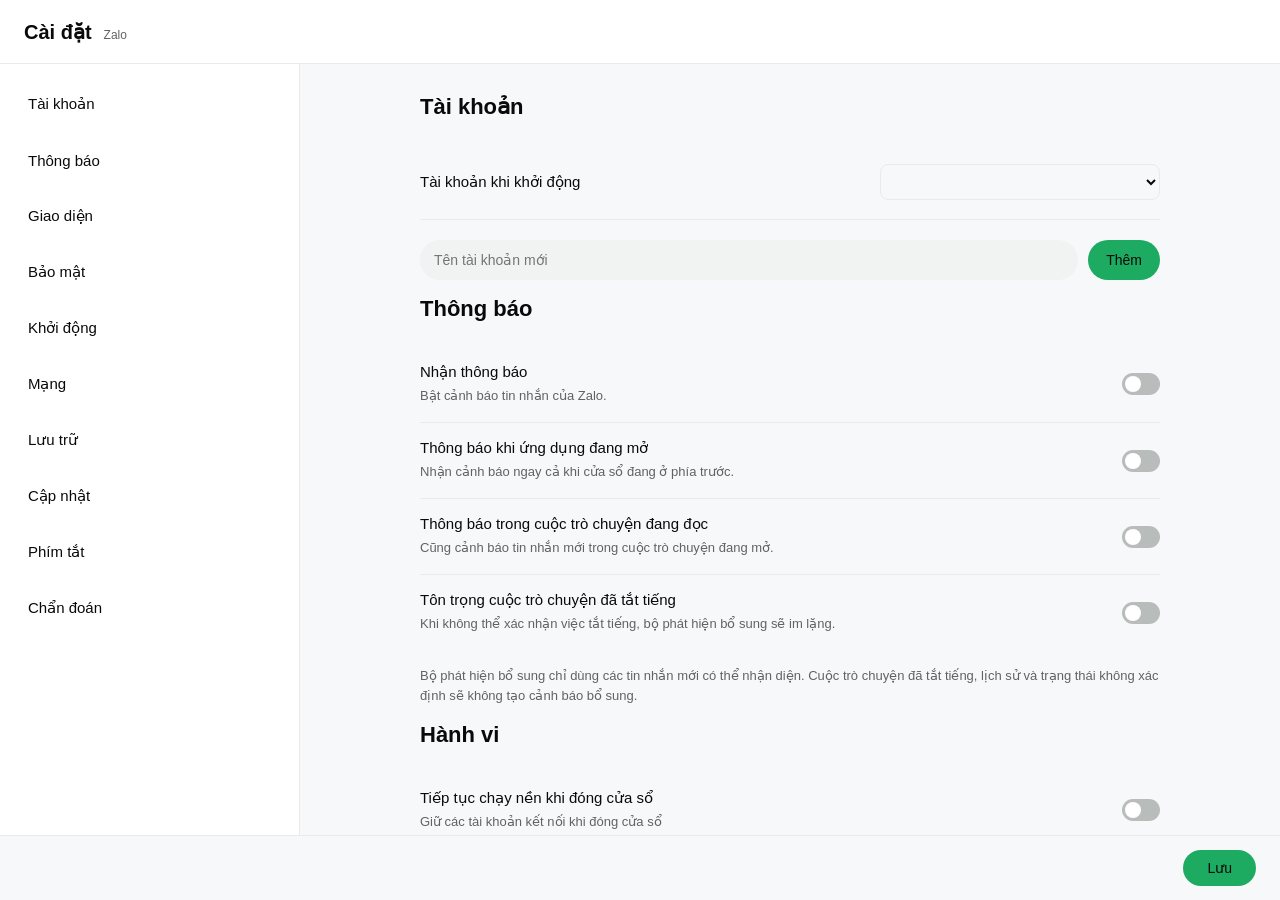
<file: settings-ui/index.html>
<!doctype html>
<html lang="vi">
  <head>
    <meta charset="utf-8" />
    <meta name="viewport" content="width=device-width, initial-scale=1" />
    <title>Zalo — Configurações</title>
    <script src="vi.js"></script>
    <script src="i18n.js"></script>
    <link rel="stylesheet" href="style.css" />
    <link rel="stylesheet" href="dialog.css" />
  </head>
  <body>
    <header class="app-header"><div><strong>Configurações</strong><span>Zalo</span></div><button id="back-to-chat" type="button" class="secondary back-button" aria-label="Voltar ao Zalo" title="Voltar ao Zalo" hidden><svg viewBox="0 0 24 24" aria-hidden="true"><path d="M19 12H5 M12 5l-7 7 7 7"/></svg><span>Voltar ao Zalo</span></button></header>
    <div class="settings-layout"><nav class="settings-nav" aria-label="Configurações"><a href="#sec-contas">Contas</a><a href="#sec-notificacoes">Notificações</a><a href="#sec-aparencia">Aparência</a><a href="#sec-seguranca">Segurança</a><a href="#sec-sistema">Inicialização</a><a href="#sec-rede">Rede</a><a href="#sec-shadow">Armazenamento</a><a href="#sec-atualizacoes">Atualizações</a><a href="#sec-atalhos">Atalhos</a><a href="#sec-diagnostico">Diagnóstico</a></nav>
    <!-- Local preferences use familiar Zalo rows: titled
         groups of boxed-list rows, a title + subtitle on the left and the control
         on the right. Element ids are what main.js uses; keep them stable. -->
    <main class="prefs">
      <section class="group" id="sec-contas">
        <h2 class="group-title">Contas</h2>
        <label class="row startup-row">
          <span class="row-text"><span class="row-title">Conta ao iniciar</span></span>
          <select id="startup_account" aria-label="Conta ao iniciar"></select>
        </label>
        <div class="boxed-list" id="single_window_row" hidden>
          <label class="row">
            <span class="row-text"><span class="row-title">Mostrar todas as contas em uma janela</span>
              <span class="row-subtitle" id="single_window_subtitle">Uma janela com um seletor de contas; as contas ocultas continuam conectadas. Requer reiniciar o Zalo.</span></span>
            <input type="checkbox" class="switch" id="single_window" />
          </label>
        </div>
        <div id="accounts-list" class="boxed-list"></div>
        <div class="add-row">
          <input type="text" id="new_account_name" placeholder="Nome da nova conta" aria-label="Nome da nova conta" />
          <button id="add_account">Adicionar</button>
        </div>
        <p id="macos-note" class="macos-note" hidden>Múltiplas contas exigem macOS 14 ou superior.</p>
        <p id="accounts-note" class="group-note" role="status" aria-live="polite"></p>
      </section>
      <section class="group" id="sec-notificacoes"><h2 class="group-title">Notificações</h2><div class="boxed-list">
<label class="row"><span class="row-text"><span class="row-title">Receber notificações</span><span class="row-subtitle">Ativa os avisos de mensagens do Zalo.</span></span><input type="checkbox" class="switch" id="notifications"></label><label class="row"><span class="row-text"><span class="row-title">Avisar com o aplicativo aberto</span><span class="row-subtitle">Receber avisos mesmo com a janela em primeiro plano.</span></span><input type="checkbox" class="switch" id="notify_when_focused"></label><label class="row"><span class="row-text"><span class="row-title">Avisar na conversa que estou lendo</span><span class="row-subtitle">Também avisar mensagens novas na conversa aberta.</span></span><input type="checkbox" class="switch" id="notify_active_chat"></label><label class="row"><span class="row-text"><span class="row-title">Respeitar conversas silenciadas</span><span class="row-subtitle">Quando o silenciamento não puder ser confirmado, o detector adicional permanece silencioso.</span></span><input type="checkbox" class="switch" id="respect_muted"></label></div><p class="group-note">O detector adicional só usa mensagens novas identificáveis. Conversas silenciadas, histórico e estados desconhecidos não geram avisos adicionais.</p></section>

      <section class="group" id="sec-sistema">
        <h2 class="group-title">Comportamento</h2>
        <div class="boxed-list">
          <label class="row">
            <span class="row-text"><span class="row-title">Continuar em segundo plano ao fechar</span>
              <span class="row-subtitle">Mantém suas contas conectadas ao fechar a janela</span></span>
            <input type="checkbox" class="switch" id="close_to_tray" />
          </label>
          <label class="row">
            <span class="row-text"><span class="row-title">Iniciar minimizado</span>
              <span class="row-subtitle">Iniciar sem abrir a janela principal</span></span>
            <input type="checkbox" class="switch" id="start_minimized" />
          </label>
          <label class="row">
            <span class="row-text"><span class="row-title">Iniciar com o sistema</span></span>
            <input type="checkbox" class="switch" id="autostart" />
          </label>
          <label class="row mac-only" id="menu_bar_icon_row" hidden>
            <span class="row-text"><span class="row-title">Mostrar ícone na barra de menus</span>
              <span class="row-subtitle" id="menu_bar_icon_subtitle">Quando desativado, clique no ícone do Dock para abrir o Zalo</span></span>
            <input type="checkbox" class="switch" id="menu_bar_icon" />
          </label>
          <label class="row mac-only" hidden>
            <span class="row-text"><span class="row-title">Somente na barra de menus</span>
              <span class="row-subtitle" id="menubar_only_subtitle">Sem ícone no Dock nem janela principal — todas as contas continuam conectadas para notificações e cada uma abre como painel pela bandeja</span></span>
            <input type="checkbox" class="switch" id="menubar_only" />
          </label>
          <label class="row mac-only" hidden>
            <span class="row-text"><span class="row-title">Ocultar ícone do Dock</span>
              <span class="row-subtitle">Mantém a janela principal; o ícone da barra de menus passa a ser a forma de reabrir o Zalo</span></span>
            <input type="checkbox" class="switch" id="hide_dock_icon" />
          </label>
        </div>
      </section>

      <section class="group" id="sec-aparencia">
        <h2 class="group-title">Aparência</h2>
        <div class="boxed-list">
          <label class="row">
            <span class="row-text"><span class="row-title">Tamanho da interface</span>
              <span class="row-subtitle">Ajusta o tamanho do Zalo sem alterar as outras contas.</span></span>
            <select id="zoom">
              <option value="0.75">Muito pequeno</option>
              <option value="0.85">Pequeno</option>
              <option value="1">Padrão</option>
              <option value="1.15">Grande</option>
            </select>
          </label>
          <label class="row">
            <span class="row-text"><span class="row-title">Idioma</span>
              <span class="row-subtitle">Idioma da interface do Zalo.</span></span>
            <select id="language">
              <option value="vi">Tiếng Việt</option>
              <option value="en">English</option>
            </select>
          </label>
          <div class="row">
            <span class="row-text"><span class="row-title">Ícone do aplicativo</span>
              <span class="row-subtitle" id="icon_subtitle">Padrão</span></span>
            <div class="hotkey-row">
              <button type="button" id="choose_icon" class="secondary">Escolher PNG…</button>
              <button type="button" id="reset_icon" class="secondary">Restaurar padrão</button>
            </div>
          </div>
          <p class="group-note" id="icon_note">Imagem PNG quadrada, de 32 a 1024 px e até 5 MB. Vale para o aplicativo todo; a bandeja não muda. No Linux com Wayland, o ícone da janela vem do arquivo .desktop e não muda.</p>
          <div class="row">
            <span class="row-text"><span class="row-title">Pasta de downloads</span>
              <span class="row-subtitle" id="download_dir_subtitle">Pasta Downloads do sistema</span></span>
            <div class="hotkey-row">
              <button type="button" id="choose_download_dir" class="secondary">Escolher pasta…</button>
              <button type="button" id="reset_download_dir" class="secondary">Restaurar Downloads</button>
            </div>
          </div>
        </div>
      </section>

      <section class="group" id="sec-rede">
        <h2 class="group-title">Rede</h2>
        <div class="boxed-list">
          <label class="row">
            <span class="row-text"><span class="row-title">Proxy</span>
              <span class="row-subtitle">Encaminha todo o tráfego das contas do Zalo por um proxy.</span></span>
            <select id="proxy_mode">
              <option value="off">Desativado</option>
              <option value="socks5">SOCKS5</option>
              <option value="http">HTTP</option>
            </select>
          </label>
          <label class="row entry-row proxy-field">
            <span class="row-title">Servidor</span>
            <input type="text" id="proxy_host" autocomplete="off" spellcheck="false" placeholder="127.0.0.1" />
          </label>
          <label class="row entry-row proxy-field">
            <span class="row-title">Porta</span>
            <input type="text" id="proxy_port" inputmode="numeric" autocomplete="off" placeholder="1080" />
          </label>
        </div>
        <p class="group-note">Proxy com usuário e senha não é suportado: os navegadores embutidos não aceitam credenciais por esse caminho. A alteração vale após reiniciar o Zalo.</p>
        <p id="proxy_restart" class="hotkey-hint" hidden><span>Reinicie o Zalo para aplicar o proxy.</span> <button type="button" id="proxy_restart_btn" class="secondary">Reiniciar agora</button></p>
      </section>

      <section class="group" id="sec-shadow">
        <h2 class="group-title">Armazenamento shadow</h2>
        <div class="boxed-list">
          <div class="row">
            <span class="row-text"><span class="row-title">Abrir o armazenamento</span>
              <span class="row-subtitle">Abre a janela com o histórico capturado.</span></span>
            <button type="button" id="open_archive" class="secondary">Abrir</button>
          </div>
          <div class="row">
            <span class="row-text"><span class="row-title">Pasta de armazenamento de mídia</span>
              <span class="row-subtitle">Onde os arquivos de mídia capturados são gravados. Vazio usa a pasta padrão.</span></span>
            <div class="hotkey-row">
              <input type="text" id="media_store" class="wide" autocomplete="off" spellcheck="false" aria-label="Pasta de armazenamento de mídia" />
              <button type="button" id="choose_media_store" class="secondary">Escolher pasta…</button>
            </div>
          </div>
          <label class="row">
            <span class="row-text"><span class="row-title">Uid da própria conta</span>
              <span class="row-subtitle">O userId do Zalo desta conta (5 a 32 dígitos). Vazio mantém o aprendido pela sessão.</span></span>
            <input type="text" id="own_uid" autocomplete="off" spellcheck="false" inputmode="numeric" aria-label="Uid da própria conta" />
          </label>
          <label class="row">
            <span class="row-text"><span class="row-title">Hash UIN</span>
              <span class="row-subtitle">sha256 do UIN em 12 caracteres hexadecimais minúsculos. Vazio não grava a linha da conta.</span></span>
            <input type="text" id="own_uin_hash" autocomplete="off" spellcheck="false" aria-label="Hash UIN" />
          </label>
          <label class="row">
            <span class="row-text"><span class="row-title">Backup automático do shadow</span>
              <span class="row-subtitle">Copia o banco de dados e os arquivos de mídia para a pasta de backup em intervalos regulares. Mantém 7 backups diários e 4 semanais.</span></span>
            <input type="checkbox" class="switch" id="backup_enabled" />
          </label>
          <div class="row">
            <span class="row-text"><span class="row-title">Pasta de backup</span>
              <span class="row-subtitle">Onde o banco de dados e as mídias são copiados. Escolha uma pasta que já exista.</span></span>
            <div class="hotkey-row">
              <input type="text" id="backup_dir" class="wide" autocomplete="off" spellcheck="false" aria-label="Pasta de backup" />
              <button type="button" id="choose_backup_dir" class="secondary">Escolher pasta…</button>
            </div>
          </div>
          <label class="row">
            <span class="row-text"><span class="row-title">Intervalo de backup (horas)</span>
              <span class="row-subtitle">Horas entre backups; o primeiro roda cerca de 2 minutos após iniciar.</span></span>
            <input type="text" id="backup_interval_hours" inputmode="numeric" autocomplete="off" aria-label="Intervalo de backup (horas)" />
          </label>
          <label class="row">
            <span class="row-text"><span class="row-title">Aviso de espaço em disco (%)</span>
              <span class="row-subtitle">Porcentagem livre na pasta de mídia abaixo da qual um aviso é registrado.</span></span>
            <input type="text" id="disk_warn_pct" inputmode="numeric" autocomplete="off" aria-label="Aviso de espaço em disco (%)" />
          </label>
          <label class="row">
            <span class="row-text"><span class="row-title">Pausar download de mídia (%)</span>
              <span class="row-subtitle">Abaixo desta porcentagem livre o download de mídia pausa; a captura de texto continua.</span></span>
            <input type="text" id="disk_stop_pct" inputmode="numeric" autocomplete="off" aria-label="Pausar download de mídia (%)" />
          </label>
        </div>
        <div class="boxed-list">
          <div class="row" id="pass_set_row">
            <span class="row-text"><span class="row-title">Definir senha do banco de dados</span>
              <span class="row-subtitle">Se você esquecer esta senha, os dados não poderão ser recuperados. Anote-a em um lugar seguro. Com a senha, o banco abre em qualquer computador.</span></span>
            <div class="shadow-pass-controls">
              <input type="password" id="shadow_pw1" autocomplete="new-password" placeholder="Nova senha (mínimo de 12 caracteres)" aria-label="Nova senha" />
              <input type="password" id="shadow_pw2" autocomplete="new-password" placeholder="Confirmar senha" aria-label="Confirmar senha" />
              <label class="remember-line"><input type="checkbox" id="shadow_remember_set" /> Lembrar neste computador</label>
              <button type="button" id="shadow_set_password">Definir senha</button>
            </div>
          </div>
          <div class="row" id="pass_change_row" hidden>
            <span class="row-text"><span class="row-title">Alterar senha do banco de dados</span>
              <span class="row-subtitle">Mínimo de 12 caracteres.</span></span>
            <div class="shadow-pass-controls">
              <input type="password" id="shadow_old" autocomplete="current-password" placeholder="Senha atual" aria-label="Senha atual" />
              <input type="password" id="shadow_new" autocomplete="new-password" placeholder="Nova senha" aria-label="Nova senha" />
              <input type="password" id="shadow_new2" autocomplete="new-password" placeholder="Confirmar senha" aria-label="Confirmar senha" />
              <button type="button" id="shadow_change_password">Alterar</button>
            </div>
          </div>
          <label class="row" id="pass_remember_row" hidden>
            <span class="row-text"><span class="row-title">Lembrar neste computador</span>
              <span class="row-subtitle">Grava a senha protegida pelo Windows neste computador. Desativado, o aplicativo pede a senha a cada inicialização.</span></span>
            <input type="checkbox" class="switch" id="shadow_remember" />
          </label>
          <div class="row" id="pass_remove_row" hidden>
            <span class="row-text"><span class="row-title">Remover senha (voltar à chave por máquina)</span>
              <span class="row-subtitle">A chave antiga por máquina (default.key.pre-passphrase) continua guardada; você pode apagá-la depois.</span></span>
            <div class="shadow-pass-controls">
              <input type="password" id="shadow_remove_pw" autocomplete="current-password" placeholder="Senha atual" aria-label="Senha atual" />
              <button type="button" id="shadow_remove_password" class="secondary">Remover senha</button>
            </div>
          </div>
        </div>
        <p class="group-note">As alterações desta seção são aplicadas após reiniciar o Zalo.</p>
      </section>

      <section class="group" id="sec-atualizacoes">
        <h2 class="group-title">Atualizações</h2>
        <div class="boxed-list">
          <label class="row">
            <span class="row-text"><span class="row-title">Verificar atualizações automaticamente</span>
              <span class="row-subtitle">Consulta o GitHub (api.github.com) um minuto após iniciar e a cada 6 horas. Só pergunta qual é a versão mais recente.</span></span>
            <input type="checkbox" class="switch" id="auto_update_check" />
          </label>
          <label class="row">
            <span class="row-text"><span class="row-title">Instalar atualizações automaticamente</span>
              <span class="row-subtitle" id="auto_update_install_subtitle">Só age quando não é preciso senha.</span></span>
            <input type="checkbox" class="switch" id="auto_update_install" />
          </label>
        </div>
        <div class="boxed-list">
          <div class="row">
            <span class="row-text"><span class="row-title">Versão instalada</span>
              <span class="row-subtitle" id="upd_current"></span></span>
            <button type="button" id="upd_check" class="secondary">Verificar agora</button>
          </div>
          <div class="row">
            <span class="row-text"><span class="row-title">Tipo de instalação</span>
              <span class="row-subtitle" id="upd_method"></span></span>
          </div>
          <div class="row">
            <span class="row-text"><span class="row-title">Última verificação</span>
              <span class="row-subtitle" id="upd_last"></span></span>
          </div>
        </div>
        <div id="upd_panel" class="upd-panel" hidden>
          <h3 id="upd_title"></h3>
          <progress id="upd_progress" max="100" hidden></progress>
          <p id="upd_message" class="group-note" role="status" aria-live="polite"></p>
          <p id="upd_error" class="hotkey-hint" role="alert" hidden></p>
          <div class="group-actions">
            <button type="button" id="upd_install" hidden>Baixar e instalar</button>
            <button type="button" id="upd_apply" hidden>Reiniciar e instalar</button>
            <button type="button" id="upd_restart" hidden>Reiniciar agora</button>
            <button type="button" id="upd_page" class="secondary" hidden>Ver no GitHub</button>
          </div>
          <div id="upd_flatpak" class="upd-flatpak" hidden>
            <code id="upd_command"></code>
            <button type="button" id="upd_copy" class="secondary">Copiar</button>
          </div>
        </div>
        <div id="upd_notes_box" hidden>
          <h3>Novidades</h3>
          <div id="upd_notes" class="notes"></div>
        </div>
        <p class="group-note">Cada arquivo baixado é conferido com a soma de verificação (SHA-256) publicada na versão antes de ser instalado.</p>
      </section>

      <section class="group" id="sec-atalhos">
        <h2 class="group-title">Atalhos</h2>
        <div class="boxed-list">
          <label class="row">
            <span class="row-text"><span class="row-title">Atalho para mostrar ou ocultar</span>
              <span class="row-subtitle">Uma combinação de teclas para mostrar ou ocultar o aplicativo</span></span>
            <input type="checkbox" class="switch" id="hotkey_enabled" />
          </label>
          <div class="row">
            <span class="row-text"><span class="row-title">Atalho</span></span>
            <div class="hotkey-row">
              <input type="text" id="hotkey" placeholder="CmdOrCtrl+Shift+W" aria-label="Atalho" />
              <button type="button" id="record_hotkey" class="secondary">Gravar</button>
            </div>
          </div>
          <label class="row" hidden style="display:none">
            <span class="row-text"><span class="row-title">Atalho para desfocar</span>
              <span class="row-subtitle">Liga ou desliga o desfoque de privacidade em todas as contas. Para escolher o que é desfocado, pressione Ctrl+Shift+P (⌘+Shift+P no Mac) numa janela do Zalo.</span></span>
            <input type="checkbox" class="switch" id="blur_hotkey_enabled" />
          </label>
          <div class="row" hidden style="display:none">
            <span class="row-text"><span class="row-title">Atalho</span></span>
            <div class="hotkey-row">
              <input type="text" id="blur_hotkey" placeholder="CmdOrCtrl+Shift+B" aria-label="Atalho" />
              <button type="button" id="record_blur_hotkey" class="secondary">Gravar</button>
            </div>
          </div>
        </div>
        <p id="hotkey_hint" class="hotkey-hint" hidden></p>
        <p class="group-note">No Linux/Wayland, configure <code>zalors --toggle</code> nos atalhos do sistema.</p>
      </section>

      <section class="group" id="sec-seguranca">
        <h2 class="group-title">Segurança</h2>

        <div id="lock-disabled">
          <div class="boxed-list">
            <label class="row entry-row">
              <span class="row-title">Senha</span>
              <input type="password" id="lock_pw1" autocomplete="new-password" placeholder="Pelo menos 6 caracteres" />
            </label>
            <label class="row entry-row">
              <span class="row-title">Confirmar</span>
              <input type="password" id="lock_pw2" autocomplete="new-password" />
            </label>
          </div>
          <div class="group-actions">
            <button id="enable_lock">Ativar bloqueio</button>
          </div>
        </div>

        <div id="lock-enabled" hidden>
          <div class="boxed-list">
            <label class="row" id="biometric_row" hidden>
              <span class="row-text"><span class="row-title" id="biometric_label">Usar biometria</span></span>
              <input type="checkbox" class="switch" id="biometric_enabled" />
            </label>
            <label class="row">
              <span class="row-text"><span class="row-title">Bloquear ao iniciar</span></span>
              <input type="checkbox" class="switch" id="lock_on_launch" />
            </label>
            <label class="row">
              <span class="row-text"><span class="row-title">Bloquear ao ocultar</span></span>
              <input type="checkbox" class="switch" id="lock_on_hide" />
            </label>
            <label class="row">
              <span class="row-text"><span class="row-title">Bloquear por inatividade</span>
                <span class="row-subtitle">Minutos; 0 desativa</span></span>
              <input type="number" id="idle_min" min="0" step="1" value="0" />
            </label>
          </div>
          <div class="group-actions">
            <button id="lock_now">Bloquear agora</button>
            <button id="change_pw" class="secondary">Alterar senha…</button>
            <button id="disable_lock" class="secondary">Desativar…</button>
          </div>
        </div>

        <p class="group-note">O bloqueio protege o acesso às janelas do Zalo. Ele
          <strong>não</strong> criptografa os dados no disco.</p>
      </section>

      <section class="group" id="sec-diagnostico"><h2 class="group-title">Diagnóstico de notificações</h2>
      <div class="boxed-list"><div class="row"><span class="row-text"><span class="row-title">Verificar avisos do Windows</span><span class="row-subtitle">O teste confirma o envio; confira se o Windows exibe o banner.</span></span><button id="test-notification" type="button">Testar</button></div><div class="row"><span class="row-text">Permissões e Não perturbe</span><button id="windows-notifications" class="secondary" type="button">Abrir no Windows</button></div></div>
      <p id="diagnostic-note" class="group-note" role="status"></p><div id="route-status" class="boxed-list"></div>
      <h3>Atividade desta sessão</h3><p class="group-note">Somente horário, conta e resultado. Não armazena o texto das mensagens.</p><div id="notification-history" class="boxed-list"></div>
      </section>
    </main></div>

    <footer class="footer">
      <span id="note" class="note" role="status" aria-live="polite"></span>
      <button id="save">Salvar</button>
    </footer>

    <script src="dialog.js"></script>
    <script src="hotkey.js"></script>
    <script src="main.js"></script>
    <script src="panel.js"></script>
    <script src="notes.js"></script>
    <script src="updates.js"></script>
  </body>
</html>
</file>
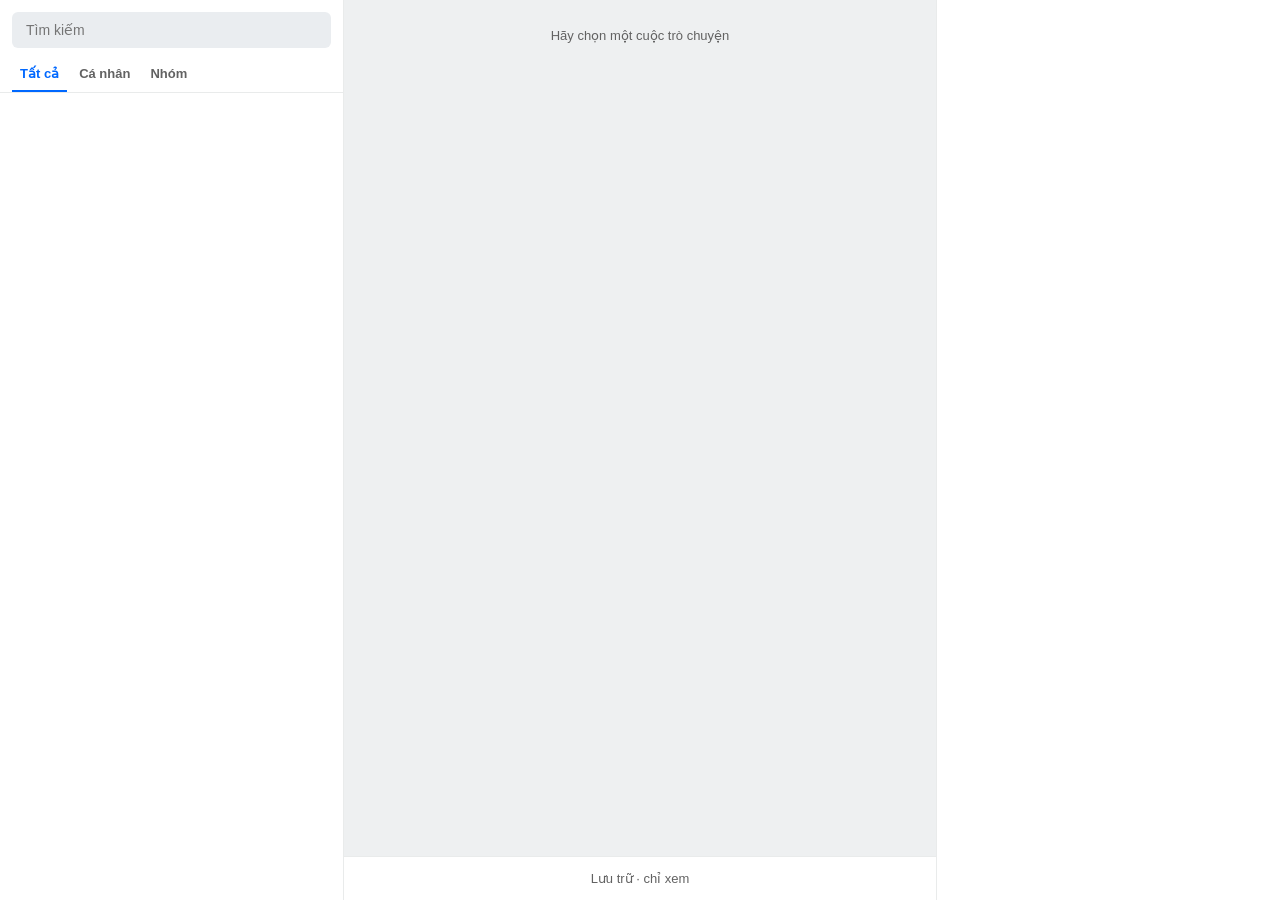
<file: settings-ui/archive.html>
<!doctype html>
<html lang="vi">
  <head>
    <meta charset="utf-8" />
    <meta name="viewport" content="width=device-width, initial-scale=1" />
    <!-- K3 (batch 11): this page allows images/media ONLY from the
         internal zrarchive scheme — nothing remote, no data:, no
         http(s) origins. It intersects with the app-wide CSP header;
         scripts and styles stay local like every other local page.
         Batch 29b rebuilt the layout (3 columns, like Zalo PC); the
         policy below did not change. -->
    <meta http-equiv="Content-Security-Policy" content="default-src 'self'; script-src 'self'; style-src 'self'; img-src zrarchive: http://zrarchive.localhost; media-src zrarchive: http://zrarchive.localhost; connect-src ipc: http://ipc.localhost" />
    <title>Zalo — Arquivo</title>
    <script src="vi.js"></script>
    <script src="i18n.js"></script>
    <link rel="stylesheet" href="style.css" />
    <link rel="stylesheet" href="archive.css" />
  </head>
  <body class="zl">
    <div class="zl-app">
      <!-- left column: search, filter tabs, conversation list -->
      <aside class="col-left">
        <div class="left-search">
          <div class="search-box">
            <span id="ico-search" class="ico-slot" aria-hidden="true"></span>
            <input type="text" id="search" placeholder="Pesquisar" aria-label="Pesquisar" autocomplete="off" spellcheck="false" />
            <button type="button" id="search-clear" class="icon-btn small" aria-label="Limpar" hidden></button>
          </div>
        </div>
        <div id="filter-tabs" class="left-tabs" role="tablist" aria-label="Filtrar conversas">
          <button type="button" role="tab" class="tab active" data-filter="all" aria-selected="true">Todas</button>
          <button type="button" role="tab" class="tab" data-filter="private" aria-selected="false">Pessoais</button>
          <button type="button" role="tab" class="tab" data-filter="group" aria-selected="false">Grupos</button>
        </div>
        <nav id="conv-list" class="conv-list" tabindex="0" aria-label="Conversas">
          <div id="conv-rows"></div>
          <div id="conv-empty" class="archive-empty" hidden>Nenhuma conversa encontrada.</div>
          <div id="conv-sentinel" class="sentinel"></div>
        </nav>
        <div id="search-results" class="search-results" hidden></div>
      </aside>

      <!-- middle column: chat header, optional in-chat search, messages, read-only bar -->
      <section class="col-mid">
        <header id="chat-head" class="chat-head" hidden>
          <span id="head-avatar" class="head-avatar"></span>
          <div class="head-text">
            <div id="head-name" class="head-name"></div>
            <div id="head-sub" class="head-sub"></div>
          </div>
          <div class="head-actions">
            <button type="button" id="btn-chat-search" class="icon-btn" aria-label="Pesquisar nesta conversa"></button>
            <button type="button" id="btn-panel" class="icon-btn" aria-label="Painel lateral" aria-pressed="true"></button>
          </div>
        </header>
        <div id="inchat" class="inchat" hidden>
          <div class="search-box">
            <span id="ico-inchat" class="ico-slot" aria-hidden="true"></span>
            <input type="text" id="inchat-input" placeholder="Pesquisar nesta conversa" aria-label="Pesquisar nesta conversa" autocomplete="off" spellcheck="false" />
            <span id="inchat-count" class="inchat-count" role="status" aria-live="polite"></span>
            <button type="button" id="inchat-close" class="icon-btn small" aria-label="Fechar"></button>
          </div>
          <div id="inchat-results" class="inchat-results" hidden></div>
        </div>
        <div id="msg-pane" class="msg-pane" aria-label="Mensagens">
          <div id="msg-empty" class="archive-empty">Selecione uma conversa</div>
          <div id="msgs" class="msgs" hidden>
            <div id="msg-sentinel" class="sentinel"></div>
            <div id="msg-list" class="msg-list"></div>
          </div>
          <button type="button" id="jump-latest" class="jump-latest" hidden>Ir para as mensagens recentes</button>
        </div>
        <footer class="composer">Arquivo · somente leitura</footer>
      </section>

      <!-- right column: conversation info / storage view -->
      <aside id="right-panel" class="col-right" aria-label="Informações da conversa"></aside>
    </div>

    <!-- lightbox: dark overlay for images and videos -->
    <div id="lightbox" class="lightbox" role="dialog" aria-modal="true" aria-label="Mídia" hidden>
      <button type="button" id="lb-close" class="lb-btn lb-close" aria-label="Fechar"></button>
      <button type="button" id="lb-prev" class="lb-btn lb-prev" aria-label="Anterior"></button>
      <button type="button" id="lb-next" class="lb-btn lb-next" aria-label="Seguinte"></button>
      <div id="lb-stage" class="lb-stage"></div>
      <div class="lb-bar">
        <div id="lb-caption" class="lb-caption"></div>
        <div class="lb-actions">
          <button type="button" id="lb-orig" class="lb-act" hidden>Imagem original</button>
          <button type="button" id="lb-goto" class="lb-act">Ver na conversa</button>
        </div>
      </div>
    </div>

    <div id="toast" class="toast" role="status" aria-live="polite" hidden></div>
    <script src="archive.js"></script>
  </body>
</html>
</file>
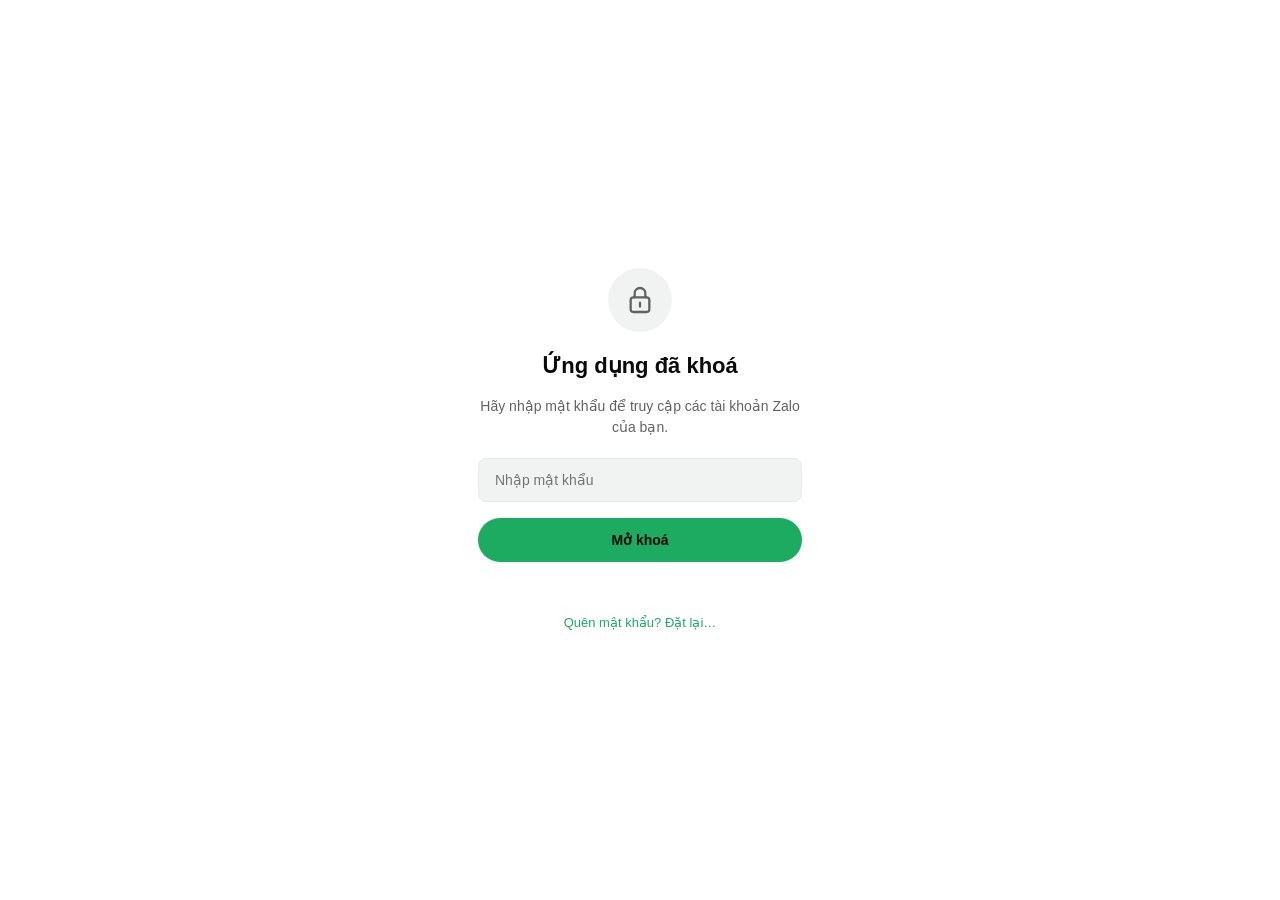
<file: settings-ui/lock.html>
<!doctype html>
<html lang="vi">
  <head>
    <meta charset="utf-8" />
    <meta name="viewport" content="width=device-width, initial-scale=1" />
    <title>Zalo — Bloqueado</title>
    <script src="vi.js"></script>
    <script src="i18n.js"></script>
    <link rel="stylesheet" href="lock.css" />
    <link rel="stylesheet" href="dialog.css" />
  </head>
  <body>
    <div class="lock-card">
      <div class="lock-glyph" aria-hidden="true"><svg viewBox="0 0 24 24" fill="none" stroke="currentColor" stroke-width="1.7" stroke-linecap="round" stroke-linejoin="round"><rect x="5" y="10" width="14" height="11" rx="2"/><path d="M8 10V7a4 4 0 0 1 8 0v3 M12 14v3"/></svg></div>
      <h1>Aplicativo bloqueado</h1>
      <p class="lock-subtitle">Digite sua senha para acessar suas contas do Zalo.</p>
      <input type="password" id="password" placeholder="Digite sua senha" autocomplete="current-password" aria-label="Senha" />
      <button id="unlock">Desbloquear</button>
      <button id="biometric" class="secondary" hidden>Usar biometria</button>
      <p id="error" class="error" role="alert"></p>
      <a id="reset" href="#" class="reset">Esqueceu a senha? Redefinir…</a>
    </div>
    <script src="dialog.js"></script>
    <script src="lock.js"></script>
  </body>
</html>
</file>
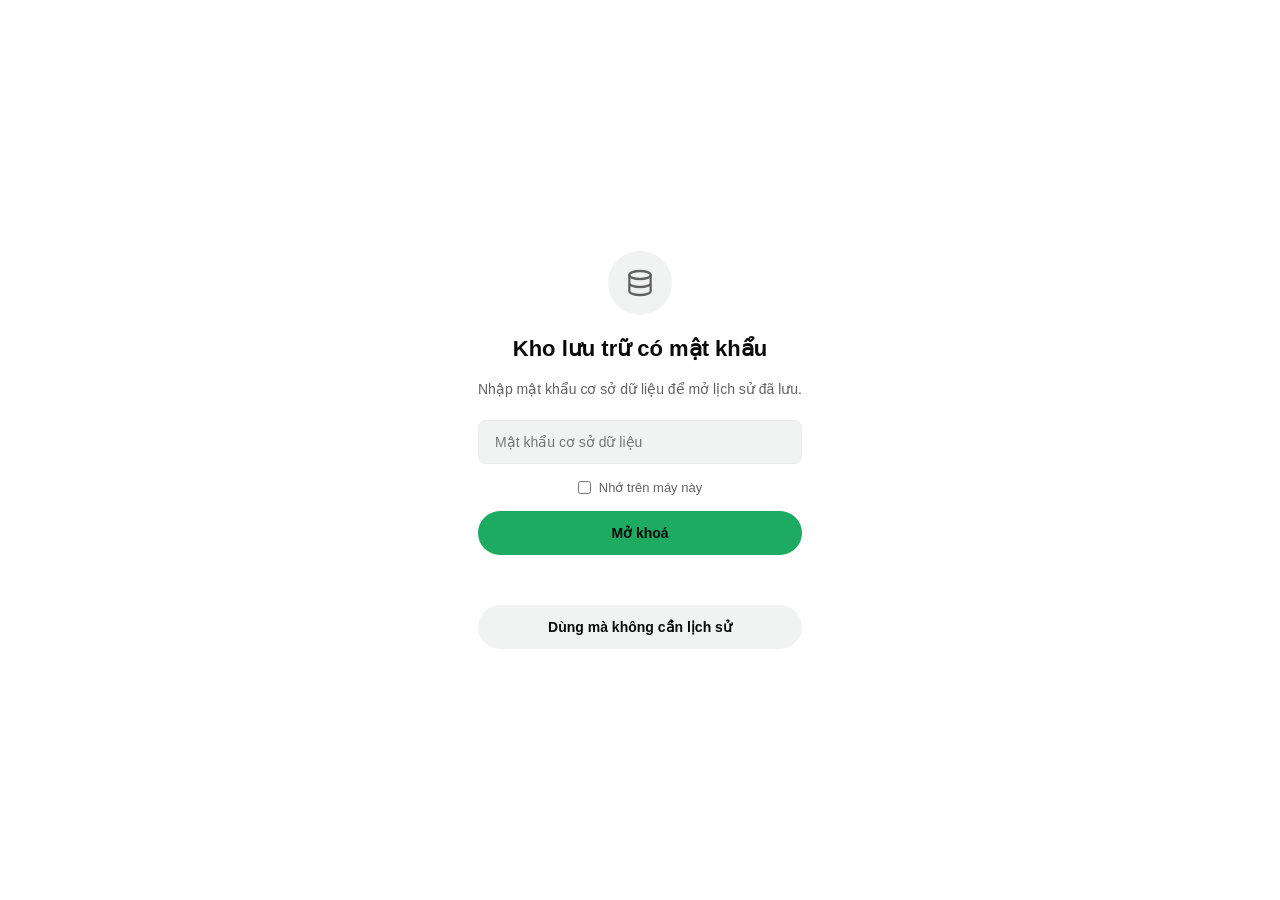
<file: settings-ui/shadow-unlock.html>
<!doctype html>
<html lang="vi">
  <head>
    <meta charset="utf-8" />
    <meta name="viewport" content="width=device-width, initial-scale=1" />
    <title>Zalo — Armazenamento bloqueado</title>
    <script src="vi.js"></script>
    <script src="i18n.js"></script>
    <link rel="stylesheet" href="lock.css" />
    <link rel="stylesheet" href="dialog.css" />
  </head>
  <body>
    <div class="lock-card">
      <div class="lock-glyph" aria-hidden="true"><svg viewBox="0 0 24 24" fill="none" stroke="currentColor" stroke-width="1.7" stroke-linecap="round" stroke-linejoin="round"><ellipse cx="12" cy="6" rx="8" ry="3"/><path d="M4 6v12c0 1.7 3.6 3 8 3s8-1.3 8-3V6 M4 12c0 1.7 3.6 3 8 3s8-1.3 8-3"/></svg></div>
      <h1>Armazenamento com senha</h1>
      <p class="lock-subtitle">Digite a senha do banco de dados para abrir o histórico capturado.</p>
      <input type="password" id="password" placeholder="Senha do banco de dados" autocomplete="current-password" aria-label="Senha do banco de dados" />
      <label class="remember-line"><input type="checkbox" id="remember" /> Lembrar neste computador</label>
      <button id="unlock">Desbloquear</button>
      <p id="error" class="error" role="alert"></p>
      <button id="skip" class="secondary">Usar sem o histórico</button>
    </div>
    <script src="dialog.js"></script>
    <script src="shadow-unlock.js"></script>
  </body>
</html>
</file>
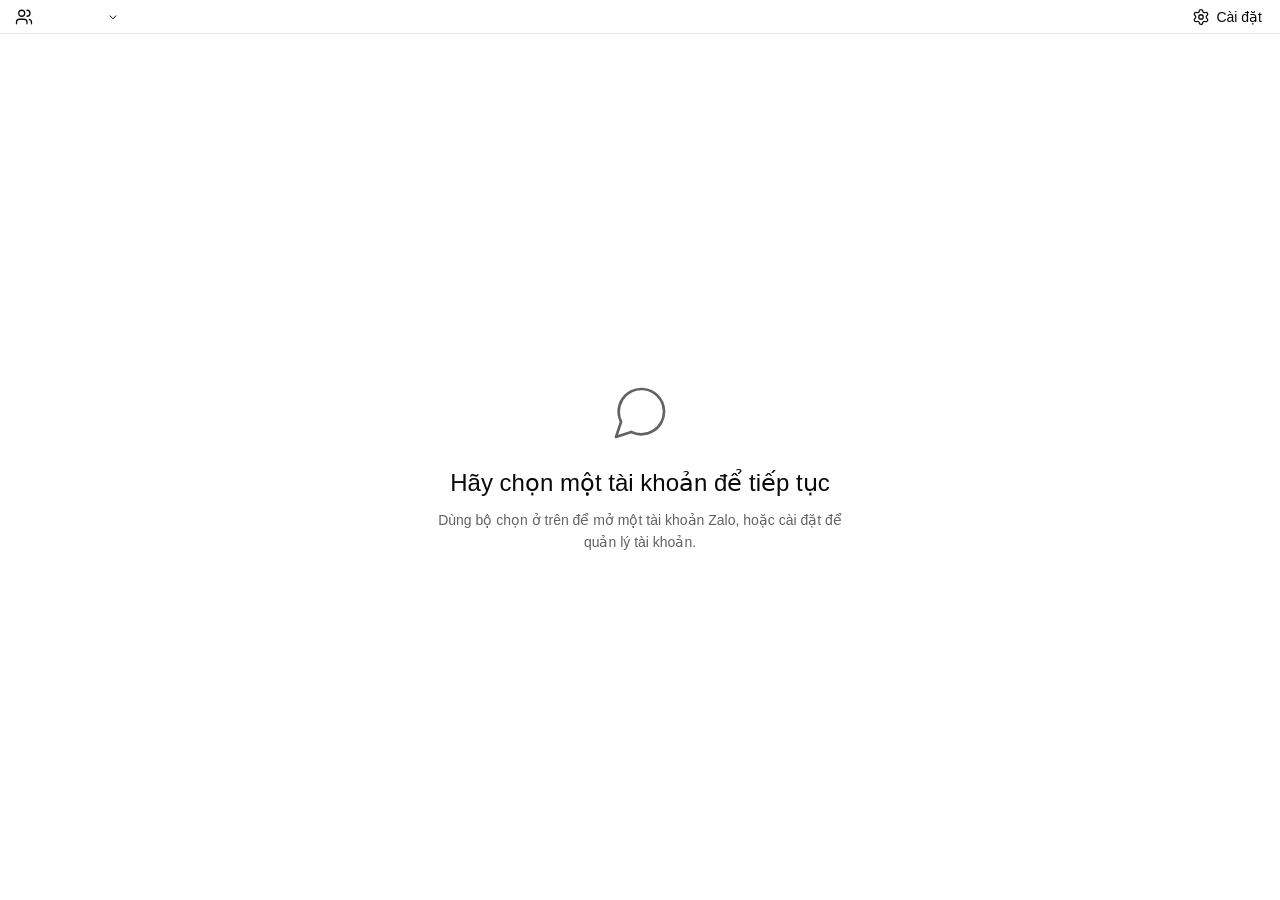
<file: settings-ui/shell.html>
<!doctype html>
<html lang="vi"><head><meta charset="utf-8"><meta name="viewport" content="width=device-width,initial-scale=1"><title>Zalo</title><script src="vi.js"></script><script src="i18n.js"></script><style>
:root{color-scheme:light dark;--bg:#fff;--fg:#0a0a0a;--dim:#626262;--line:#e9ebeb;--hover:#f1f2f2;--accent:#1daa61;font:14px "Segoe UI",Helvetica,Arial,sans-serif}
@media(prefers-color-scheme:dark){:root:not([data-theme=light]){color-scheme:dark;--bg:#161717;--fg:#fafafa;--dim:#a1a5a5;--line:#2c3030;--hover:#2a2d2d;--accent:#21c063}}
:root[data-theme=dark]{color-scheme:dark;--bg:#161717;--fg:#fafafa;--dim:#a1a5a5;--line:#2c3030;--hover:#2a2d2d;--accent:#21c063}
:root[data-theme=light]{color-scheme:light}
*{box-sizing:border-box}html,body{width:100%;height:100%;margin:0;overflow:hidden}body{display:flex;flex-direction:column;background:var(--bg);color:var(--fg)}
header{height:34px;min-height:34px;flex:none;display:flex;align-items:center;justify-content:space-between;gap:12px;padding:0 8px;border-bottom:1px solid var(--line)}
svg{width:18px;height:18px;stroke:currentColor;fill:none;stroke-width:1.7;stroke-linecap:round;stroke-linejoin:round;flex:none}
.account-picker{position:relative;min-width:0;max-width:min(320px,65vw);height:28px;display:flex;align-items:center;border-radius:14px}.account-picker:hover,button:hover{background:var(--hover)}
.account-picker>svg{position:absolute;left:7px;pointer-events:none}.account-picker>.chevron{left:auto;right:7px;width:14px;height:14px}
select,button{font:inherit;border:0;background:transparent;color:inherit;cursor:pointer}select{position:absolute;inset:0;width:100%;appearance:none;min-width:0;max-width:100%;height:28px;padding:4px 26px 4px 30px;text-overflow:ellipsis;white-space:nowrap;overflow:hidden;border-radius:20px}option{background:var(--bg);color:var(--fg)}
.selected-size{font:inherit;visibility:hidden;white-space:pre;max-width:100%;overflow:hidden;height:28px;padding:4px 26px 4px 30px;pointer-events:none}
button{display:inline-flex;align-items:center;justify-content:center;gap:6px;flex:none;height:28px;min-width:28px;padding:4px 10px;border-radius:14px;gap:6px}
button:focus-visible,select:focus-visible{outline:2px solid var(--accent);outline-offset:1px}
main{flex:1;min-height:0;display:grid;place-content:center;text-align:center;padding:24px}main>svg{width:64px;height:64px;margin:0 auto 24px;color:var(--dim);stroke-width:1}
h1{font-size:24px;font-weight:500;margin:0 0 12px}p{max-width:420px;color:var(--dim);line-height:1.6;margin:0 auto}
@media(max-height:100px){main{display:none}}@media(max-width:480px){#settings span{display:none}#settings{width:28px;padding:4px}}
</style></head><body>
<!-- settings gear: Lucide "settings" icon, ISC licence (https://lucide.dev) -->
<header aria-label="Controles do Zalo"><div class="account-picker"><svg viewBox="0 0 24 24" aria-hidden="true"><path d="M16 21v-2a4 4 0 0 0-4-4H6a4 4 0 0 0-4 4v2 M16 3a4 4 0 0 1 0 8 M22 21v-2a4 4 0 0 0-3-3.87 M13 7a4 4 0 1 1-8 0a4 4 0 0 1 8 0"/></svg><span id="account-size" class="selected-size" aria-hidden="true">Contas</span><select id="accounts" aria-label="Trocar conta do Zalo"></select><svg class="chevron" viewBox="0 0 24 24" aria-hidden="true"><path d="m7 10 5 5 5-5"/></svg></div><button id="settings" type="button" aria-label="Configurações do Zalo" title="Configurações do Zalo"><svg viewBox="0 0 24 24" aria-hidden="true"><path d="M9.671 4.136a2.34 2.34 0 0 1 4.659 0 2.34 2.34 0 0 0 3.319 1.915 2.34 2.34 0 0 1 2.33 4.033 2.34 2.34 0 0 0 0 3.831 2.34 2.34 0 0 1-2.33 4.033 2.34 2.34 0 0 0-3.319 1.915 2.34 2.34 0 0 1-4.659 0 2.34 2.34 0 0 0-3.32-1.915 2.34 2.34 0 0 1-2.33-4.033 2.34 2.34 0 0 0 0-3.831A2.34 2.34 0 0 1 6.35 6.051a2.34 2.34 0 0 0 3.319-1.915 M15 12a3 3 0 1 1-6 0 3 3 0 0 1 6 0"/></svg><span>Configurações</span></button></header>
<main><svg viewBox="0 0 24 24" aria-hidden="true"><path d="M21 11.5a8.4 8.4 0 0 1-.9 3.8 8.5 8.5 0 0 1-7.6 4.7 8.4 8.4 0 0 1-3.8-.9L3 21l1.9-5.7a8.4 8.4 0 0 1-.9-3.8A8.5 8.5 0 0 1 8.7 3.9a8.4 8.4 0 0 1 3.8-.9h.5a8.5 8.5 0 0 1 8 8v.5z"/></svg><h1>Escolha uma conta para continuar</h1><p>Use o seletor acima para abrir um Zalo ou as configurações para gerenciar suas contas.</p></main>
<script src="shell.js"></script></body></html>
</file>
<file: settings-ui/style.css>
/* Local management UI, matching Zalo desktop surfaces and spacing. */
:root {
  color-scheme: light dark;
  --bg: #fff; --card: #fff; --panel: #f7f8fa; --fg: #0a0a0a; --dim: #626262;
  --green: #1daa61; --on-green: #0a0a0a; --border: #e9ebeb;
  --control-hover: #00000014; --control-active: #00000024;
  --line: #e9ebeb; --hover: #f1f2f2; --switch-off: #b8bdbb;
  --danger: #c52c3a; --warn: #996600;
}
@media (prefers-color-scheme: dark) {
  :root:not([data-theme="light"]) {
    color-scheme: dark;
    --bg: #161717; --card: #232626; --panel: #1d1f1f; --fg: #fafafa; --dim: #a1a5a5;
    --green: #21c063; --on-green: #0a0a0a; --border: #2c3030;
    --control-hover: #ffffff14; --control-active: #ffffff24;
    --line: #2c3030; --hover: #2a2d2d; --switch-off: #626767;
    --danger: #ff707a; --warn: #e3b341;
  }
}
:root[data-theme="dark"] {
    color-scheme: dark;
    --bg: #161717; --card: #232626; --panel: #1d1f1f; --fg: #fafafa; --dim: #a1a5a5;
    --green: #21c063; --on-green: #0a0a0a; --border: #2c3030;
    --control-hover: #ffffff14; --control-active: #ffffff24;
    --line: #2c3030; --hover: #2a2d2d; --switch-off: #626767;
    --danger: #ff707a; --warn: #e3b341;
}
:root[data-theme="light"] { color-scheme:light; }
* { box-sizing: border-box; }
/* Thin, translucent scrollbars to match the chat panes (see bridge.js):
   the native webviews otherwise render a thick unstyled system scrollbar
   that clashes with the dark theme. Same muted grey, transparent track. */
* { scrollbar-width: thin; scrollbar-color: rgba(134,150,160,.45) transparent; }
*::-webkit-scrollbar { width: 8px; height: 8px; }
*::-webkit-scrollbar-track { background: transparent; }
*::-webkit-scrollbar-thumb { background-color: rgba(134,150,160,.45); border: 2px solid transparent; border-radius: 4px; background-clip: padding-box; }
*::-webkit-scrollbar-thumb:hover { background-color: rgba(134,150,160,.8); }
*::-webkit-scrollbar-corner { background: transparent; }
html, body { height: 100%; }
body {
  margin: 0; display: flex; flex-direction: column;
  background: var(--bg); color: var(--fg);
  font: 14px "Segoe UI", Helvetica, Arial, sans-serif;
}
[hidden] { display: none !important; }
button, input, select { font: inherit; }
button { cursor: pointer; border: 0; border-radius: 22px; padding: 9px 18px; background: var(--green); color: var(--on-green); font-weight: 500; }
button:disabled { opacity: .45; cursor: default; }
button.secondary { background: transparent; color: var(--green); }
button:hover:not(:disabled) { filter: brightness(.95); }
button:focus-visible, input:focus-visible, select:focus-visible, a:focus-visible { outline: 2px solid var(--green); outline-offset: 2px; }
.app-header { padding: 12px 24px; min-height: 64px; display: flex; align-items: center; justify-content: space-between; gap: 16px; border-bottom: 1px solid var(--border); }
.app-header > div { display: flex; align-items: baseline; gap: 12px; }
.app-header strong { font-size: 20px; font-weight: 600; }
.app-header span { font-size: 12px; color: var(--dim); }
.app-header button { color: var(--dim); font-weight: 400; }
.settings-layout { display: flex; flex: 1; min-height: 0; overflow: hidden; }
.settings-nav { flex: 0 0 300px; padding: 12px 8px; display: flex; flex-direction: column; border-right: 1px solid var(--border); }
.settings-nav a { display: flex; align-items: center; gap: 24px; padding: 16px 20px; border-radius:8px; min-height:56px; font-size: 15px; color: inherit; text-decoration: none; }
.settings-nav a:hover, .settings-nav a[aria-current=page] { background: var(--hover); }
.settings-nav svg { width: 22px; height: 22px; stroke: var(--dim); fill: none; stroke-width: 1.7; stroke-linecap: round; stroke-linejoin: round; flex-shrink: 0; }
.prefs { background:var(--panel); flex: 1; min-width: 0; overflow-y: auto; padding: 30px 40px; scroll-behavior: smooth; }
.group { max-width: 740px; margin: 0 auto; }
.group-title { font-size: 22px; font-weight: 600; margin: 0 0 24px; }
.group-note { font-size: 13px; line-height: 1.55; margin: 16px 0; color: var(--dim); }
.group-note code { font: inherit; background: var(--hover); padding: 2px 4px; }
.group-actions { display: flex; flex-wrap: wrap; align-items: center; gap: 8px; margin-top: 16px; }
.boxed-list > * + * { border-top: 1px solid var(--border); }
.boxed-list:empty { display: none; }
.row { display: flex; align-items: center; gap: 20px; min-height: 76px; padding: 16px 0; }
label.row { cursor: pointer; }
.row-text { flex: 1; min-width: 0; display: flex; flex-direction: column; gap: 5px; }
.row-title { font-size: 15px; }
.row-subtitle { font-size: 13px; line-height: 1.5; color: var(--dim); }
.startup-row { margin: 24px 0 16px; border-bottom: 1px solid var(--border); }
.entry-row .row-title { flex: 0 0 90px; }
.entry-row input { flex: 1; min-width: 0; }
input[type=text], input[type=password], input[type=number], select { border: 1px solid var(--border); border-radius: 8px; padding: 8px 12px; background: transparent; color: inherit; }
input[type=number] { width: 80px; }
select { min-width: 120px; }
select option { background: var(--bg); color: var(--fg); }
.switch { appearance: none; -webkit-appearance: none; position: relative; width: 38px; height: 22px; margin: 0; flex: 0 0 38px; border: 0; border-radius: 12px; background: var(--switch-off); cursor: pointer; }
.switch::before { content: ""; position: absolute; left: 3px; top: 3px; width: 16px; height: 16px; border-radius: 50%; background: #fff; transition: transform .15s; }
.switch:checked { background: var(--green); }
.switch:checked::before { transform: translateX(16px); }
.account-row { border-radius:8px; display: flex; align-items: center; min-height: 88px; gap: 15px; padding: 14px 0; }
.account-row:hover { background:var(--hover); }
.account-avatar { height: 48px; width: 48px; border-radius: 50%; background: var(--hover); color: var(--dim); display: grid; place-items: center; font-size: 17px; flex: 0 0 48px; }
.account-open { display: flex; flex: 1; min-width: 0; align-items: flex-start; flex-direction: column; gap: 5px; padding: 0; border: 0; border-radius: 0; background: transparent; color: inherit; text-align: left; }
.acct-name { font-size: 16px; max-width: 100%; white-space: nowrap; text-overflow: ellipsis; overflow: hidden; }
.acct-subtitle { font-size: 13px; color: var(--dim); font-weight: 400; }
.account-more { display: grid; place-items: center; flex: 0 0 40px; font-size: 26px; line-height: 1; width: 40px; height: 40px; border-radius: 50%; padding: 0; color: var(--dim); background: transparent; transition: background-color .12s, color .12s; }
.account-more:hover:not(:disabled), .account-more:focus-visible, .account-more[aria-expanded="true"] { background: var(--control-hover); color: var(--fg); filter: none; }
.account-more:active:not(:disabled) { background: var(--control-active); }
@media(prefers-reduced-motion:reduce) { .account-more { transition:none; } }
.acct-unread { background: var(--green); color: var(--on-green); font-size: 12px; padding: 2px 7px; border-radius: 10px; }
.account-actions { position: fixed; inset: auto; border: 1px solid var(--border); border-radius: 8px; background: var(--card); color: var(--fg); box-shadow: 0 2px 12px #0004; padding: 6px 0; width: 245px; max-width:calc(100vw - 24px); margin: 0; max-height: calc(100vh - 24px);overflow-y:auto;overscroll-behavior:contain; }
.account-actions button { display: block; width: 100%; border-radius: 0; background: transparent; color: inherit; text-align: left; font-size: 14px; font-weight: 400; padding: 12px 22px; }
.account-actions button:hover, .account-actions button:focus-visible { background: var(--hover); }
.account-actions .danger { color: var(--danger); }
.add-row { display: flex; gap: 10px; margin-top: 20px; }
.add-row input { border-radius:24px; min-width: 0; flex: 1; background: var(--hover); border: 0; padding: 12px 14px; }
.hotkey-row { display: flex; gap: 8px; flex-wrap: wrap; }
.hotkey-row input { min-width: 0; width: 190px; }
/* Shadow storage (batch 7): a folder path needs more room than a key
   combination; the pick button sits beside it in the same row. */
.hotkey-row input.wide { width: min(340px, 60vw); }
/* Shadow DB password (batch 18): a stack of password inputs + the
   remember checkbox + the action button, kept on the row's right side. */
.shadow-pass-controls { display: grid; gap: 8px; width: min(330px, 52vw); }
.shadow-pass-controls input[type=password] { min-width: 0; border-radius: 8px; border: 1px solid var(--border); background: var(--hover); padding: 10px 12px; }
.remember-line { display: flex; align-items: center; gap: 8px; font-size: 13px; color: var(--dim); cursor: pointer; }
.shadow-pass-controls button { justify-self: end; }
.recording { outline: 2px dashed var(--green); }
.hotkey-hint { font-size: 13px; color: var(--warn); }
.footer { display: flex; justify-content: space-between; align-items: center; gap: 12px; padding: 14px 24px; border-top: 1px solid var(--border); }
.footer button { padding: 10px 24px; margin-left: auto; }
.note { font-size: 13px; color: var(--green); }
.prefs h3 { font-size: 14px; margin: 24px 0 6px; }
@media(max-width:900px) { .settings-nav { flex-basis: 220px; } .settings-nav a { padding: 16px 20px; gap: 18px; } .prefs { padding: 26px 24px; } }
@media(max-width:640px) {
  .settings-nav { flex-basis: 62px; overflow: hidden; } .settings-nav a { font-size: 0; padding: 18px 20px; gap: 24px; } .settings-nav svg { flex: 0 0 22px; }
  .prefs { padding: 24px 18px; } .app-header { padding: 14px 18px; min-height: 66px; } .row { gap: 12px; flex-wrap: wrap; } .row-text { flex-basis: 160px; }
  .account-row { gap: 10px; } .account-avatar { width: 40px; height: 40px; flex-basis: 40px; } .group-title { font-size: 19px; }
}
@media(max-width:480px) { .app-header span { display: none; } }

/* Same icon hit area as the Zalo toolbar. */
.back-button { display:inline-flex;align-items:center;gap:10px;min-height:40px;padding:8px 12px!important;color:var(--fg)!important; }
.back-button svg { width:24px;height:24px;stroke:currentColor;stroke-width:1.8;fill:none;stroke-linecap:round;stroke-linejoin:round;flex:none; }
.back-button:hover { background:var(--hover); }
.footer { background:var(--panel); }
@media(max-width:640px){.settings-nav{padding:12px 4px;}.settings-nav a{padding:16px;}.back-button span{display:none;}.back-button{width:40px;padding:8px!important;}}

.back-button span { font-size:14px;color:inherit; }

.row select { max-width:min(280px,100%);text-overflow:ellipsis;white-space:nowrap;overflow:hidden; }
#startup_account { width:clamp(150px,35vw,280px); }

.row-subtitle,.group-note,.hotkey-hint { overflow-wrap:anywhere; }

.row-title {overflow-wrap:anywhere;}
.note {min-width:0;overflow-wrap:anywhere;flex:1;}

/* Settings -> Updates */
.upd-panel { margin-top: 24px; padding: 16px 20px; border: 1px solid var(--border); border-radius: 12px; background: var(--card); }
.upd-panel h3 { margin: 0 0 8px; font-size: 16px; }
.upd-panel progress { width: 100%; height: 8px; accent-color: var(--green); margin: 8px 0; }
.upd-panel .group-note { margin: 8px 0; }
.upd-flatpak { display: flex; align-items: center; gap: 8px; margin-top: 12px; flex-wrap: wrap; }
.upd-flatpak code { flex: 1; min-width: 0; overflow-wrap: anywhere; font: 12px ui-monospace, Menlo, Consolas, monospace; background: var(--hover); padding: 8px 10px; border-radius: 8px; user-select: all; }
.notes { font-size: 13px; line-height: 1.55; max-height: 320px; overflow-y: auto; padding: 4px 0; overflow-wrap: anywhere; }
.notes h4 { margin: 14px 0 4px; font-size: 14px; }
.notes p { margin: 6px 0; }
.notes ul { margin: 6px 0; padding-left: 20px; }
.notes code, .notes pre { font: 12px ui-monospace, Menlo, Consolas, monospace; background: var(--hover); border-radius: 4px; }
.notes code { padding: 1px 4px; }
.notes pre { padding: 8px 10px; overflow-x: auto; white-space: pre-wrap; }
</file>
<file: settings-ui/dialog.css>
/* In-page replacements for window.alert/confirm/prompt. Shared by the settings
   window and the lock screen, so the styles stand on their own rather than
   extending either page's sheet. */
.dlg-backdrop {
  position: fixed; inset: 0; z-index: 100;
  display: flex; align-items: center; justify-content: center; padding: 24px;
  background: #000a;
}
.dlg-backdrop[hidden] { display: none; }
.dlg {
  box-sizing:border-box;width:100%;max-width:340px;max-height:calc(100vh - 48px);overflow-y:auto;overflow-wrap:anywhere;padding:20px;
  border-radius: 12px; box-shadow: 0 14px 44px #0007;
  background: var(--card,#fff); color: var(--fg,#0a0a0a);
  font-family: system-ui, -apple-system, "Segoe UI", Roboto, sans-serif;
  font-size: 14px; text-align: left;
}
@media (prefers-color-scheme: dark) {
  .dlg { background: var(--card,#232626); color: var(--fg,#fafafa); }
}
.dlg h2 { font-size: 15px; font-weight: 600; margin: 0 0 8px; }
.dlg-message { margin: 0; line-height: 1.45; white-space: pre-line; }
.dlg-input {
  width: 100%; margin-top: 14px; padding: 9px 11px; font-size: 14px;
  border: 1px solid #8886; border-radius: 8px;
  background: transparent; color: inherit;
}
.dlg-input:focus { outline: 2px solid #25d36688; outline-offset: 1px; }
.dlg-error { color: #f15c6d; font-size: 13px; margin: 8px 0 0; }
.dlg-error[hidden] { display: none; }
.dlg-actions { display:flex;flex-wrap:wrap; justify-content: flex-end; gap: 8px; margin-top: 18px; }
.dlg-actions button {
  padding: 8px 16px; font-size: 14px; font-weight: 600;
  border: 0; border-radius: 20px; cursor: pointer;
  background: var(--green,#21c063); color: var(--on-green,#0a0a0a);
}
.dlg-actions button.dlg-secondary { background: transparent; color: inherit; border: 1px solid #8886; }
.dlg-actions button.dlg-danger { background: #e5484d; color: #fff; }
</file>
<file: settings-ui/archive.css>
/* Lưu trữ (archive) window — batch 11, rebuilt in batch 29b as a
   three-column, Zalo-PC-like layout. Shares style.css's design tokens;
   the Zalo palette is archive-local (tokens below, light + dark with the
   same prefers-color-scheme + data-theme pattern as style.css). */
:root {
  --zl-primary: #0068ff;
  --zl-on-primary: #fff;
  --zl-mine: #e5efff;
  --zl-theirs: #fff;
  --zl-chat-bg: #eef0f1;
  --zl-pill: rgba(0, 0, 0, .35);
  --zl-pill-fg: #fff;
  --zl-active: #e5efff;
  --zl-field: #eaedf0;
  --zl-quote: rgba(0, 104, 255, .08);
  --zl-sys: #626262;
}
@media (prefers-color-scheme: dark) {
  :root:not([data-theme="light"]) {
    --zl-primary: #4a90ff;
    --zl-on-primary: #fff;
    --zl-mine: #1e3a5f;
    --zl-theirs: #232626;
    --zl-chat-bg: #161717;
    --zl-pill: rgba(255, 255, 255, .22);
    --zl-pill-fg: #fff;
    --zl-active: #1e3350;
    --zl-field: #2a2d2d;
    --zl-quote: rgba(74, 144, 255, .14);
    --zl-sys: #a1a5a5;
  }
}
:root[data-theme="dark"] {
  --zl-primary: #4a90ff;
  --zl-on-primary: #fff;
  --zl-mine: #1e3a5f;
  --zl-theirs: #232626;
  --zl-chat-bg: #161717;
  --zl-pill: rgba(255, 255, 255, .22);
  --zl-pill-fg: #fff;
  --zl-active: #1e3350;
  --zl-field: #2a2d2d;
  --zl-quote: rgba(74, 144, 255, .14);
  --zl-sys: #a1a5a5;
}

body { overflow: hidden; }
button:focus-visible, input:focus-visible, [role="button"]:focus-visible, .conv-list:focus-visible, .store-list:focus-visible {
  outline: 2px solid var(--zl-primary); outline-offset: -2px;
}
.zl-app { display: flex; flex: 1; min-height: 0; overflow: hidden; }
.sentinel { height: 1px; }
.archive-empty { padding: 28px 16px; color: var(--dim); text-align: center; font-size: 13px; }
.ico { display: block; flex: none; }

/* round icon buttons (header, search clear, lightbox) */
.icon-btn {
  display: inline-flex; align-items: center; justify-content: center;
  width: 36px; height: 36px; padding: 0; border-radius: 6px;
  background: transparent; color: var(--fg); font-weight: 400;
}
.icon-btn.small { width: 24px; height: 24px; border-radius: 12px; color: var(--dim); }
.icon-btn:hover:not(:disabled) { background: var(--control-hover); filter: none; }
.icon-btn.on { background: var(--zl-active); color: var(--zl-primary); }

/* ---- left column ---- */
.col-left { flex: 0 0 344px; min-width: 0; display: flex; flex-direction: column; border-right: 1px solid var(--border); background: var(--card); position: relative; }
.left-search { padding: 12px 12px 6px; }
.search-box {
  display: flex; align-items: center; gap: 6px; height: 36px; padding: 0 8px;
  background: var(--zl-field); border-radius: 6px; color: var(--dim);
}
.search-box:focus-within { box-shadow: 0 0 0 1px var(--zl-primary); }
.search-box input {
  flex: 1; min-width: 0; height: 100%; border: 0; outline: 0; background: transparent;
  color: var(--fg); font-size: 14px; padding: 0;
}
.search-box input:focus-visible { outline: 0; }
.ico-slot { display: inline-flex; flex: none; }
.left-tabs { display: flex; gap: 4px; padding: 4px 12px 0; border-bottom: 1px solid var(--border); }
.tab {
  background: transparent; color: var(--dim); border-radius: 0; padding: 8px 8px 9px;
  font-weight: 600; font-size: 13px; border-bottom: 2px solid transparent;
}
.tab:hover:not(:disabled) { color: var(--fg); filter: none; }
.tab.active { color: var(--zl-primary); border-bottom-color: var(--zl-primary); }

.conv-list { flex: 1; min-height: 0; overflow-y: auto; }
.conv-row {
  display: flex; align-items: center; gap: 12px; width: 100%; text-align: left;
  background: transparent; color: inherit; border: 0; border-radius: 0;
  padding: 10px 12px; font-weight: 400; min-height: 68px;
}
.conv-row:hover { background: var(--hover); filter: none; }
.conv-row.active { background: var(--zl-active); }
.conv-main { flex: 1; min-width: 0; display: flex; flex-direction: column; gap: 4px; }
.conv-top { display: flex; align-items: baseline; gap: 8px; }
.conv-name { flex: 1; min-width: 0; font-size: 15px; overflow: hidden; text-overflow: ellipsis; white-space: nowrap; }
.conv-time { flex: none; font-size: 12px; color: var(--dim); }
.conv-preview { font-size: 13px; color: var(--dim); overflow: hidden; text-overflow: ellipsis; white-space: nowrap; }

/* avatars: initials on a colour, optional member-count badge */
.av-wrap { position: relative; display: inline-flex; flex: none; }
.avatar {
  display: inline-flex; align-items: center; justify-content: center;
  border-radius: 50%; color: #fff; font-weight: 600; user-select: none;
}
.av-sm .avatar { width: 28px; height: 28px; font-size: 11px; }
.av-md .avatar { width: 40px; height: 40px; font-size: 15px; }
.av-lg .avatar { width: 48px; height: 48px; font-size: 17px; }
.av-xl .avatar { width: 72px; height: 72px; font-size: 26px; }
.av-badge {
  position: absolute; right: -4px; bottom: -4px; min-width: 20px; height: 20px; padding: 0 4px;
  display: inline-flex; align-items: center; justify-content: center; border-radius: 10px;
  background: var(--card); color: var(--dim); border: 1px solid var(--border); font-size: 11px; font-weight: 600;
}
.av-c0 { background: #4e8cff; } .av-c1 { background: #f5a623; } .av-c2 { background: #3dae5c; } .av-c3 { background: #e5484d; }
.av-c4 { background: #9b51e0; } .av-c5 { background: #00a79d; } .av-c6 { background: #ee6c2b; } .av-c7 { background: #6c7a89; }

/* global search results replace the list */
.search-results { flex: 1; min-height: 0; overflow-y: auto; }
.hit-title { font-size: 12px; color: var(--dim); padding: 10px 12px 4px; font-weight: 600; }
.hit-row {
  display: flex; flex-direction: column; gap: 3px; width: 100%;
  text-align: left; background: transparent; color: inherit;
  border: 0; border-radius: 0; padding: 9px 12px; font-weight: 400;
}
.hit-row:hover { background: var(--hover); filter: none; }
.hit-conv { font-size: 14px; font-weight: 600; overflow: hidden; text-overflow: ellipsis; white-space: nowrap; }
.hit-text { font-size: 13px; color: var(--dim); overflow: hidden; text-overflow: ellipsis; white-space: nowrap; }
.hit-ts { font-size: 11px; color: var(--dim); }
.hit-empty { padding: 18px 12px; color: var(--dim); font-size: 13px; text-align: center; }
mark.hit-mark { background: transparent; color: var(--zl-primary); font-weight: 700; }

/* ---- middle column ---- */
.col-mid { flex: 1; min-width: 0; display: flex; flex-direction: column; background: var(--zl-chat-bg); }
.chat-head {
  display: flex; align-items: center; gap: 12px; padding: 8px 16px; min-height: 64px;
  background: var(--card); border-bottom: 1px solid var(--border);
}
.head-text { flex: 1; min-width: 0; }
.head-name { font-size: 17px; font-weight: 600; overflow: hidden; text-overflow: ellipsis; white-space: nowrap; }
.head-sub { font-size: 12px; color: var(--dim); }
.head-actions { display: flex; gap: 4px; flex: none; }
.inchat { position: relative; padding: 8px 16px; background: var(--card); border-bottom: 1px solid var(--border); }
.inchat-count { font-size: 12px; color: var(--dim); white-space: nowrap; }
.inchat-results {
  position: absolute; left: 16px; right: 16px; top: calc(100% - 4px); z-index: 20; max-height: 320px; overflow-y: auto;
  background: var(--card); border: 1px solid var(--border); border-radius: 8px; box-shadow: 0 10px 28px rgba(0, 0, 0, .22);
}
.msg-pane { flex: 1; min-height: 0; position: relative; display: flex; flex-direction: column; }
.msgs { flex: 1; overflow-y: auto; padding: 12px 16px 8px; }
.msg-list { display: flex; flex-direction: column; }
.jump-latest {
  position: absolute; right: 20px; bottom: 14px; padding: 8px 14px; border-radius: 18px;
  background: var(--zl-primary); color: var(--zl-on-primary); font-size: 13px;
  box-shadow: 0 4px 14px rgba(0, 0, 0, .25);
}
.composer {
  padding: 14px 20px; background: var(--card); border-top: 1px solid var(--border);
  color: var(--dim); font-size: 13px; text-align: center;
}

/* day / time pills and system lines */
.pill-row { display: flex; justify-content: center; margin: 12px 0 8px; }
.pill { background: var(--zl-pill); color: var(--zl-pill-fg); font-size: 12px; padding: 3px 12px; border-radius: 12px; }
.msg-sys { display: flex; justify-content: center; margin: 8px 0; padding: 0 32px; }
.msg-sys-text { font-size: 12px; color: var(--zl-sys); text-align: center; overflow-wrap: anywhere; }

/* bubbles */
.msg-row { display: flex; align-items: flex-end; gap: 8px; margin-top: 2px; }
.msg-row.mine { justify-content: flex-end; }
.msg-row:has(.reactions) { margin-bottom: 10px; }
.msg-av { flex: none; width: 28px; }
.msg-col { display: flex; flex-direction: column; max-width: 65%; min-width: 0; }
.msg-row.mine .msg-col { align-items: flex-end; }
.msg-sender { font-size: 12px; color: var(--dim); margin: 6px 0 2px 2px; }
.bubble-wrap { position: relative; max-width: 100%; }
.bubble {
  display: flex; flex-direction: column; gap: 6px; padding: 8px 12px; border-radius: 8px;
  background: var(--zl-theirs); color: var(--fg); box-shadow: 0 1px 1px rgba(0, 0, 0, .08);
  overflow-wrap: anywhere; min-width: 0;
}
.msg-row.mine .bubble { background: var(--zl-mine); }
.bubble.has-media { padding: 4px; }
.msg-text { white-space: pre-wrap; line-height: 1.45; font-size: 15px; }
.bubble-time { align-self: flex-start; font-size: 12px; color: var(--dim); }
.bubble.has-media .bubble-time { padding: 0 6px 2px; }
.chip { font-size: 13px; color: var(--dim); font-style: italic; }
.msg-gone { font-size: 14px; color: var(--dim); font-style: italic; }
.msg-row.gone .bubble { background: transparent; border: 1px solid var(--border); box-shadow: none; }
.msg-row.highlight .bubble { outline: 2px solid var(--zl-primary); outline-offset: 1px; }

/* quote: a left blue bar, sender in bold, a one-line preview */
.quote {
  display: flex; flex-direction: column; gap: 1px; padding: 4px 8px; border-left: 3px solid var(--zl-primary);
  background: var(--zl-quote); border-radius: 0 4px 4px 0; min-width: 0;
}
.quote-name { font-size: 12px; font-weight: 700; overflow: hidden; text-overflow: ellipsis; white-space: nowrap; }
.quote-text { font-size: 13px; color: var(--dim); overflow: hidden; text-overflow: ellipsis; white-space: nowrap; }

/* reactions: a small pill overlapping the bubble's bottom-right */
.reactions {
  position: absolute; right: 8px; bottom: -12px; display: inline-flex; align-items: center; gap: 2px;
  height: 22px; padding: 0 6px; border-radius: 11px; background: var(--card); border: 1px solid var(--border);
  box-shadow: 0 1px 3px rgba(0, 0, 0, .15); font-size: 13px; line-height: 1;
}
.react-n { font-size: 12px; color: var(--dim); margin-left: 2px; }

/* images / video tiles */
.msg-att { display: flex; flex-direction: column; min-width: 0; }
.att-tile { padding: 0; border: 0; border-radius: 8px; background: #b9bec2; overflow: hidden; position: relative; display: block; cursor: pointer; }
.att-tile:hover:not(:disabled) { filter: brightness(.96); }
.att-thumb { display: block; width: 100%; height: 100%; object-fit: cover; border: 0; }
.att-grid { display: grid; gap: 2px; }
.att-grid.one { grid-template-columns: 1fr; }
.att-grid.cols-2 { grid-template-columns: repeat(2, 1fr); }
.att-grid.cols-3 { grid-template-columns: repeat(3, 1fr); }
.att-grid.one .att-img { width: 240px; max-width: 100%; aspect-ratio: 4 / 3; }
.att-grid.cols-2 .att-img { width: 118px; height: 118px; }
.att-grid.cols-3 .att-img { width: 78px; height: 78px; }
.msg-att.att-video .att-img, .msg-att.att-video .att-tile { width: 240px; max-width: 100%; aspect-ratio: 4 / 3; background: #1b1d1f; }
.att-ph { display: flex; align-items: center; justify-content: center; cursor: default; min-height: 60px; }
.att-ph .att-missing { background: transparent; border: 0; }
.play-ico {
  position: absolute; left: 50%; top: 50%; width: 40px; height: 40px; margin: -20px 0 0 -20px;
  display: flex; align-items: center; justify-content: center; border-radius: 50%;
  background: rgba(0, 0, 0, .5); color: #fff; pointer-events: none;
}
.att-label, .att-missing {
  font-size: 12px; color: var(--dim); display: inline-block;
  background: var(--panel); border: 1px dashed var(--switch-off);
  border-radius: 8px; padding: 6px 10px;
}

/* file cards and file rows: a CSS-only coloured extension square */
.file-card { display: flex; align-items: center; gap: 10px; padding: 6px 4px; min-width: 200px; max-width: 280px; cursor: pointer; border-radius: 8px; }
.file-card.dim, .pf-row.dim { opacity: .55; cursor: default; }
.file-ico {
  flex: none; width: 40px; height: 44px; border-radius: 6px; display: inline-flex; align-items: flex-end;
  justify-content: center; padding-bottom: 6px; color: #fff; font-size: 11px; font-weight: 700; background: #8a929a;
}
.ext-pdf { background: #e5484d; } .ext-doc { background: #2d7ff9; } .ext-xls { background: #2fa866; }
.ext-ppt { background: #ee7a2b; } .ext-zip { background: #8e5be0; } .ext-other { background: #8a929a; }
.file-meta, .pf-meta { flex: 1; min-width: 0; display: flex; flex-direction: column; gap: 3px; }
.file-name {
  font-size: 14px; font-weight: 600; overflow: hidden; display: -webkit-box;
  -webkit-line-clamp: 2; -webkit-box-orient: vertical; overflow-wrap: anywhere;
}
.file-sub, .pf-sub { display: flex; align-items: center; gap: 8px; font-size: 12px; color: var(--dim); }
.file-ok { color: #2fa866; font-weight: 700; }

/* link cards: title, domain, description — no thumbnail (CSP) */
.link-card {
  display: flex; flex-direction: column; gap: 2px; padding: 8px 10px; min-width: 200px; max-width: 300px;
  border-left: 3px solid var(--zl-primary); background: var(--zl-quote); border-radius: 0 6px 6px 0; cursor: pointer;
}
.link-title { font-size: 14px; font-weight: 700; overflow-wrap: anywhere; }
.link-domain { font-size: 12px; color: var(--dim); }
.link-desc { font-size: 13px; color: var(--dim); overflow: hidden; display: -webkit-box; -webkit-line-clamp: 2; -webkit-box-orient: vertical; }

/* ---- right column ---- */
.col-right { flex: 0 0 344px; min-width: 0; display: flex; flex-direction: column; border-left: 1px solid var(--border); background: var(--card); }
.panel-head { display: flex; align-items: center; gap: 8px; min-height: 64px; padding: 0 12px; border-bottom: 1px solid var(--border); }
.panel-title { flex: 1; text-align: center; font-size: 17px; font-weight: 600; }
.panel-head .icon-btn + .panel-title { text-align: left; }
.panel-scroll { flex: 1; min-height: 0; overflow-y: auto; }
.pi-hero { display: flex; flex-direction: column; align-items: center; gap: 6px; padding: 20px 16px 18px; border-bottom: 8px solid var(--zl-chat-bg); }
.pi-name { font-size: 17px; font-weight: 600; text-align: center; overflow-wrap: anywhere; }
.pi-line { font-size: 13px; color: var(--dim); text-align: center; }
.p-sec { border-bottom: 8px solid var(--zl-chat-bg); }
.p-sec-head {
  display: flex; align-items: center; gap: 8px; width: 100%; padding: 14px 16px; text-align: left;
  background: transparent; color: var(--fg); border-radius: 0; font-weight: 600; font-size: 15px;
}
.p-sec-head:hover { background: var(--hover); filter: none; }
.p-sec-title { flex: 1; }
.p-sec-count { font-size: 12px; color: var(--dim); font-weight: 400; }
.p-caret { display: inline-flex; color: var(--dim); transition: transform .12s; }
.p-sec.collapsed .p-caret { transform: rotate(-90deg); }
.p-sec.collapsed .p-sec-body { display: none; }
.p-sec-body { padding: 0 12px 12px; }
.p-empty { padding: 10px 4px 14px; color: var(--dim); font-size: 13px; }
.pm-grid, .store-grid { display: grid; grid-template-columns: repeat(4, 1fr); gap: 4px; }
.store-grid { grid-template-columns: repeat(3, 1fr); }
.pm-thumb { aspect-ratio: 1 / 1; width: 100%; }
.pm-thumb .play-ico { width: 28px; height: 28px; margin: -14px 0 0 -14px; }
.p-more {
  display: block; width: 100%; margin-top: 10px; padding: 8px; border-radius: 6px;
  background: var(--zl-field); color: var(--fg); font-weight: 600; font-size: 14px;
}
.pf-row, .pl-row { display: flex; align-items: center; gap: 10px; padding: 8px 4px; border-radius: 8px; cursor: pointer; }
.pf-row:hover:not(.dim), .pl-row:hover { background: var(--hover); }
.pf-name, .pl-title { font-size: 14px; font-weight: 600; overflow: hidden; text-overflow: ellipsis; white-space: nowrap; }
.pf-date, .pl-date { margin-left: auto; }
.pl-row { flex-direction: column; align-items: stretch; gap: 3px; }
.pl-sub { display: flex; gap: 8px; font-size: 12px; color: var(--dim); }

/* storage view */
.store-tabs { display: flex; gap: 4px; padding: 4px 12px 0; border-bottom: 1px solid var(--border); }
.store-list { flex: 1; min-height: 0; overflow-y: auto; padding: 0 12px 12px; }
.store-month { padding: 14px 2px 8px; font-size: 13px; font-weight: 700; color: var(--dim); }

/* ---- lightbox ---- */
.lightbox {
  position: fixed; inset: 0; z-index: 100; display: flex; flex-direction: column;
  background: rgba(0, 0, 0, .92); color: #fff;
}
.lb-stage { flex: 1; min-height: 0; display: flex; align-items: center; justify-content: center; padding: 56px 72px 8px; }
.lb-media { max-width: 100%; max-height: 100%; object-fit: contain; border-radius: 4px; }
.lb-missing { color: #ddd; background: rgba(255, 255, 255, .08); border-color: rgba(255, 255, 255, .3); }
.lb-btn {
  position: absolute; z-index: 2; width: 44px; height: 44px; padding: 0; border-radius: 50%;
  display: inline-flex; align-items: center; justify-content: center;
  background: rgba(255, 255, 255, .14); color: #fff;
}
.lb-btn:hover:not(:disabled) { background: rgba(255, 255, 255, .28); filter: none; }
.lb-close { top: 12px; right: 16px; }
.lb-prev { left: 16px; top: 50%; margin-top: -22px; }
.lb-next { right: 16px; top: 50%; margin-top: -22px; }
.lb-bar { display: flex; align-items: center; gap: 12px; padding: 10px 20px 14px; }
.lb-caption { flex: 1; min-width: 0; font-size: 13px; color: #d5d8da; overflow: hidden; text-overflow: ellipsis; white-space: nowrap; }
.lb-actions { display: flex; gap: 8px; flex: none; }
.lb-act { background: rgba(255, 255, 255, .16); color: #fff; padding: 7px 14px; border-radius: 6px; font-size: 13px; }
.lb-act:disabled { opacity: .45; }

/* toast */
.toast {
  position: fixed; left: 50%; bottom: 24px; transform: translateX(-50%); z-index: 120;
  background: rgba(30, 32, 34, .94); color: #fff; padding: 9px 16px; border-radius: 8px; font-size: 13px;
  max-width: 80vw; box-shadow: 0 6px 20px rgba(0, 0, 0, .3);
}
.att-tile.att-video { background: #1b1d1f; }

/* narrower windows: slimmer side columns; below that the info panel floats over the chat */
@media (max-width: 1180px) {
  .col-left { flex-basis: 288px; }
  .col-right { flex-basis: 288px; }
}
@media (max-width: 880px) {
  .zl-app { position: relative; }
  .col-right { position: absolute; top: 0; right: 0; bottom: 0; width: 300px; z-index: 30; box-shadow: -8px 0 24px rgba(0, 0, 0, .2); }
  .col-left { flex-basis: 240px; }
}
</file>
<file: settings-ui/lock.css>
:root{color-scheme:light dark;--bg:#fff;--card:#f1f2f2;--fg:#0a0a0a;--dim:#626262;--green:#1daa61;--line:#e9ebeb;--danger:#c13543}
@media(prefers-color-scheme:dark){:root{--bg:#161717;--card:#232626;--fg:#fafafa;--dim:#a1a5a5;--green:#21c063;--line:#3b4040;--danger:#f15c6d}}
*{box-sizing:border-box}
[hidden]{display:none!important}
body{margin:0;min-height:100vh;display:grid;place-items:center;font:14px "Segoe UI",Helvetica,Arial,sans-serif;background:var(--bg);color:var(--fg)}
.lock-card{width:min(380px,100%);display:flex;flex-direction:column;gap:16px;padding:28px;text-align:center}
.lock-glyph{display:grid;place-items:center;width:64px;height:64px;margin:0 auto 4px;border-radius:50%;background:var(--card);color:var(--dim)}
.lock-glyph svg{width:32px;height:32px}
h1{font-size:22px;line-height:1.3;font-weight:600;margin:0}
.lock-subtitle{font-size:14px;line-height:1.5;color:var(--dim);margin:0 0 4px}
input[type=password]{width:100%;min-width:0;padding:13px 16px;border-radius:8px;border:1px solid var(--line);background:var(--card);color:var(--fg);font:inherit}
button{min-height:44px;padding:11px 16px;border:0;border-radius:24px;background:var(--green);color:#0a0a0a;font:600 14px "Segoe UI",Helvetica,Arial,sans-serif;cursor:pointer}
button:hover{filter:brightness(.94)}button:disabled{opacity:.55;cursor:wait}
button.secondary{background:var(--card);color:var(--fg)}
.error{color:var(--danger);min-height:1.4em;line-height:1.4;margin:0;font-size:13px;overflow-wrap:anywhere}
.reset{color:var(--green);font-size:13px;text-decoration:none;line-height:1.5}.reset:hover{text-decoration:underline}
button:focus-visible,input:focus-visible,a:focus-visible{outline:2px solid var(--green);outline-offset:3px}
.remember-line{display:flex;align-items:center;justify-content:center;gap:8px;font-size:13px;color:var(--dim);cursor:pointer}
.remember-line input{width:auto;min-width:0;height:auto;margin:0;padding:0}
</file>
